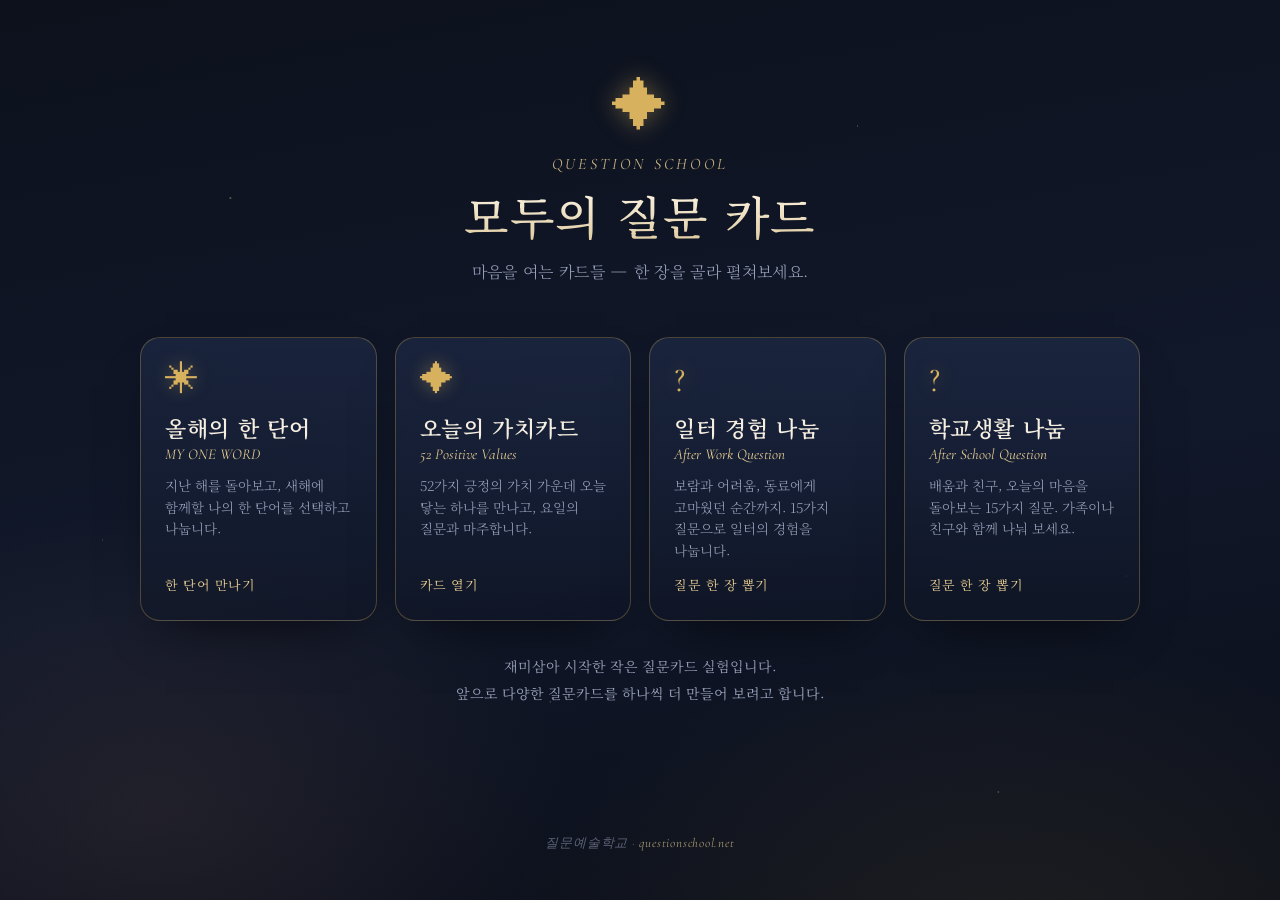
<file: index.html>
<!DOCTYPE html>
<html lang="ko">
<head>
<meta charset="UTF-8">
<meta name="viewport" content="width=device-width, initial-scale=1.0">
<title>모두의 질문 카드 · 질문예술학교</title>
<meta name="theme-color" content="#0c111c">
<meta name="description" content="마음을 여는 카드들. 질문예술학교가 건네는 카드 모음.">
<meta property="og:title" content="질문예술학교 카드">
<meta property="og:description" content="올해의 한 단어, 오늘의 가치카드와 일터·학교생활 경험 나눔 질문 카드.">
<meta property="og:image" content="https://card.questionschool.net/img/valuecard.png">
<meta property="og:url" content="https://card.questionschool.net/">
<meta property="og:type" content="website">
<meta name="twitter:card" content="summary_large_image">
<meta name="twitter:image" content="https://card.questionschool.net/img/valuecard.png">
<link rel="icon" href="data:image/svg+xml,<svg xmlns='http://www.w3.org/2000/svg' viewBox='0 0 100 100'><text y='.9em' font-size='88' fill='%23d8b15e'>%E2%9C%A6</text></svg>">
<link rel="preconnect" href="https://fonts.googleapis.com">
<link rel="preconnect" href="https://fonts.gstatic.com" crossorigin>
<link href="https://fonts.googleapis.com/css2?family=Noto+Serif+KR:wght@300;400;500;600;700&family=Cormorant+Garamond:ital,wght@0,400;0,500;0,600;1,400;1,500&display=swap" rel="stylesheet">
<style>
  :root{--gold:#d8b15e;--gold-soft:#e7cd93;--cream:#f6efe1;--paper-edge:#e4d6ba;--text-soft:#9aa3bd;}
  *{margin:0;padding:0;box-sizing:border-box;}
  html,body{min-height:100%;}
  body{font-family:"Noto Serif KR",serif;
    background:radial-gradient(900px 600px at 80% 110%, rgba(216,177,94,.10), transparent 60%),
      radial-gradient(700px 500px at 12% 90%, rgba(201,139,110,.10), transparent 60%),
      linear-gradient(170deg,#0c111c 0%,#11182a 55%,#0a0e18 100%);
    color:var(--cream);min-height:100vh;display:flex;flex-direction:column;align-items:center;
    padding:clamp(40px,8vw,80px) 20px 48px;position:relative;overflow-x:hidden;word-break:keep-all;overflow-wrap:break-word;}
  body::before{content:"";position:fixed;inset:0;pointer-events:none;z-index:0;
    background-image:radial-gradient(1.5px 1.5px at 18% 22%, rgba(231,205,147,.5), transparent),
      radial-gradient(1px 1px at 67% 14%, rgba(246,239,225,.4), transparent),
      radial-gradient(1.2px 1.2px at 43% 78%, rgba(231,205,147,.35), transparent),
      radial-gradient(1px 1px at 88% 64%, rgba(246,239,225,.3), transparent),
      radial-gradient(1px 1px at 8% 60%, rgba(231,205,147,.3), transparent),
      radial-gradient(1.3px 1.3px at 78% 88%, rgba(246,239,225,.35), transparent);
    animation:twinkle 9s ease-in-out infinite alternate;}
  @keyframes twinkle{from{opacity:.5}to{opacity:.95}}

  header{text-align:center;z-index:2;margin-bottom:clamp(36px,6vh,60px);animation:fadeDown 1.1s cubic-bezier(.2,.7,.2,1) both;}
  .glyph{font-family:"Cormorant Garamond",serif;font-size:56px;line-height:1;color:var(--gold);text-shadow:0 0 24px rgba(216,177,94,.45);animation:floaty 7.5s ease-in-out infinite;}
  @keyframes floaty{0%,100%{transform:translateY(7px)}50%{transform:translateY(-9px)}}
  .kicker{font-family:"Cormorant Garamond",serif;font-style:italic;letter-spacing:.2em;font-size:clamp(13px,1.8vw,16px);color:var(--gold-soft);text-transform:uppercase;opacity:.85;margin-top:18px;}
  h1{font-weight:500;font-size:clamp(30px,5.5vw,46px);letter-spacing:.04em;margin-top:8px;
    background:linear-gradient(180deg,#fff8ec,#dcc89a);-webkit-background-clip:text;background-clip:text;-webkit-text-fill-color:transparent;}
  .sub{margin-top:12px;font-size:clamp(14px,1.9vw,16px);color:var(--text-soft);font-weight:300;letter-spacing:.02em;}

  .cards{z-index:2;display:grid;grid-template-columns:repeat(auto-fit,minmax(220px,1fr));gap:18px;width:min(94vw,720px);
    animation:fadeUp 1.2s .15s cubic-bezier(.2,.7,.2,1) both;}
  .card{display:flex;flex-direction:column;text-decoration:none;border-radius:20px;padding:26px 24px;min-height:170px;
    background:linear-gradient(180deg, rgba(34,48,79,.55), rgba(15,22,38,.55));border:1px solid rgba(216,177,94,.3);
    box-shadow:0 24px 50px -26px rgba(0,0,0,.7);transition:transform .35s cubic-bezier(.16,.84,.34,1),box-shadow .35s,border-color .35s;position:relative;overflow:hidden;}
  .card:hover{transform:translateY(-6px);border-color:rgba(216,177,94,.6);box-shadow:0 32px 60px -24px rgba(216,177,94,.35);}
  .card .c-glyph{font-family:"Cormorant Garamond",serif;font-size:34px;line-height:1;color:var(--gold);text-shadow:0 0 18px rgba(216,177,94,.4);}
  .card .c-title{font-size:22px;font-weight:600;color:var(--cream);margin-top:14px;letter-spacing:.03em;}
  .card .c-eng{font-family:"Cormorant Garamond",serif;font-style:italic;color:var(--gold-soft);font-size:15px;margin-top:2px;}
  .card .c-desc{font-size:13.5px;color:var(--text-soft);line-height:1.6;margin-top:12px;font-weight:300;}
  .card .c-go{margin-top:auto;padding-top:14px;font-size:13px;color:var(--gold-soft);letter-spacing:.04em;}
  .card .c-go::after{content:" →";}

  .card.soon{border-style:dashed;border-color:rgba(154,163,189,.3);background:rgba(255,255,255,.02);cursor:default;}
  .card.soon:hover{transform:none;border-color:rgba(154,163,189,.3);box-shadow:0 24px 50px -26px rgba(0,0,0,.7);}
  .card.soon .c-glyph,.card.soon .c-title{color:var(--text-soft);text-shadow:none;}
  .card.soon .c-eng,.card.soon .c-go{color:var(--text-soft);opacity:.7;}
  .card.soon .c-go::after{content:"";}

  footer{z-index:2;margin-top:auto;padding-top:48px;font-family:"Cormorant Garamond",serif;font-style:italic;
    color:rgba(154,163,189,.55);font-size:13px;letter-spacing:.06em;text-align:center;}
  footer a{color:rgba(231,205,147,.7);text-decoration:none;}
  footer a:hover{color:var(--gold-soft);}

  @keyframes fadeDown{from{opacity:0;transform:translateY(-16px)}to{opacity:1;transform:translateY(0)}}
  @keyframes fadeUp{from{opacity:0;transform:translateY(18px)}to{opacity:1;transform:translateY(0)}}
  .cards{width:min(94vw,1000px)}.collection-note{position:relative;margin-top:32px;text-align:center;font-size:14px;line-height:1.9;color:var(--text-soft)}
  .card .c-go::after{content:none}a:focus-visible{outline:3px solid var(--gold);outline-offset:5px}@media(prefers-reduced-motion:reduce){*{animation:none!important;transition:none!important}}
</style>
</head>
<body>
  <header>
    <div class="glyph">✦</div>
    <div class="kicker">Question School</div>
    <h1>모두의 질문 카드</h1>
    <p class="sub">마음을 여는 카드들 — 한 장을 골라 펼쳐보세요.</p>
  </header>

  <main class="cards">
    <a class="card" href="oneword.html">
      <span class="c-glyph">✳</span>
      <span class="c-title">올해의 한 단어</span>
      <span class="c-eng">MY ONE WORD</span>
      <span class="c-desc">지난 해를 돌아보고, 새해에 함께할 나의 한 단어를 선택하고 나눕니다.</span>
      <span class="c-go">한 단어 만나기</span>
    </a>

    <a class="card" href="value.html">
      <span class="c-glyph">✦</span>
      <span class="c-title">오늘의 가치카드</span>
      <span class="c-eng">52 Positive Values</span>
      <span class="c-desc">52가지 긍정의 가치 가운데 오늘 닿는 하나를 만나고, 요일의 질문과 마주합니다.</span>
      <span class="c-go">카드 열기</span>
    </a>

    <a class="card" href="/work/">
      <span class="c-glyph">?</span>
      <span class="c-title">일터 경험 나눔</span>
      <span class="c-eng">After Work Question</span>
      <span class="c-desc">보람과 어려움, 동료에게 고마웠던 순간까지. 15가지 질문으로 일터의 경험을 나눕니다.</span>
      <span class="c-go">질문 한 장 뽑기</span>
    </a>
    <a class="card" href="/school/">
      <span class="c-glyph">?</span>
      <span class="c-title">학교생활 나눔</span>
      <span class="c-eng">After School Question</span>
      <span class="c-desc">배움과 친구, 오늘의 마음을 돌아보는 15가지 질문. 가족이나 친구와 함께 나눠 보세요.</span>
      <span class="c-go">질문 한 장 뽑기</span>
    </a>
  </main>
  <p class="collection-note">재미삼아 시작한 작은 질문카드 실험입니다.<br>앞으로 다양한 질문카드를 하나씩 더 만들어 보려고 합니다.</p>

  <footer>질문예술학교 · <a href="https://questionschool.net">questionschool.net</a></footer>
</body>
</html>
</file>
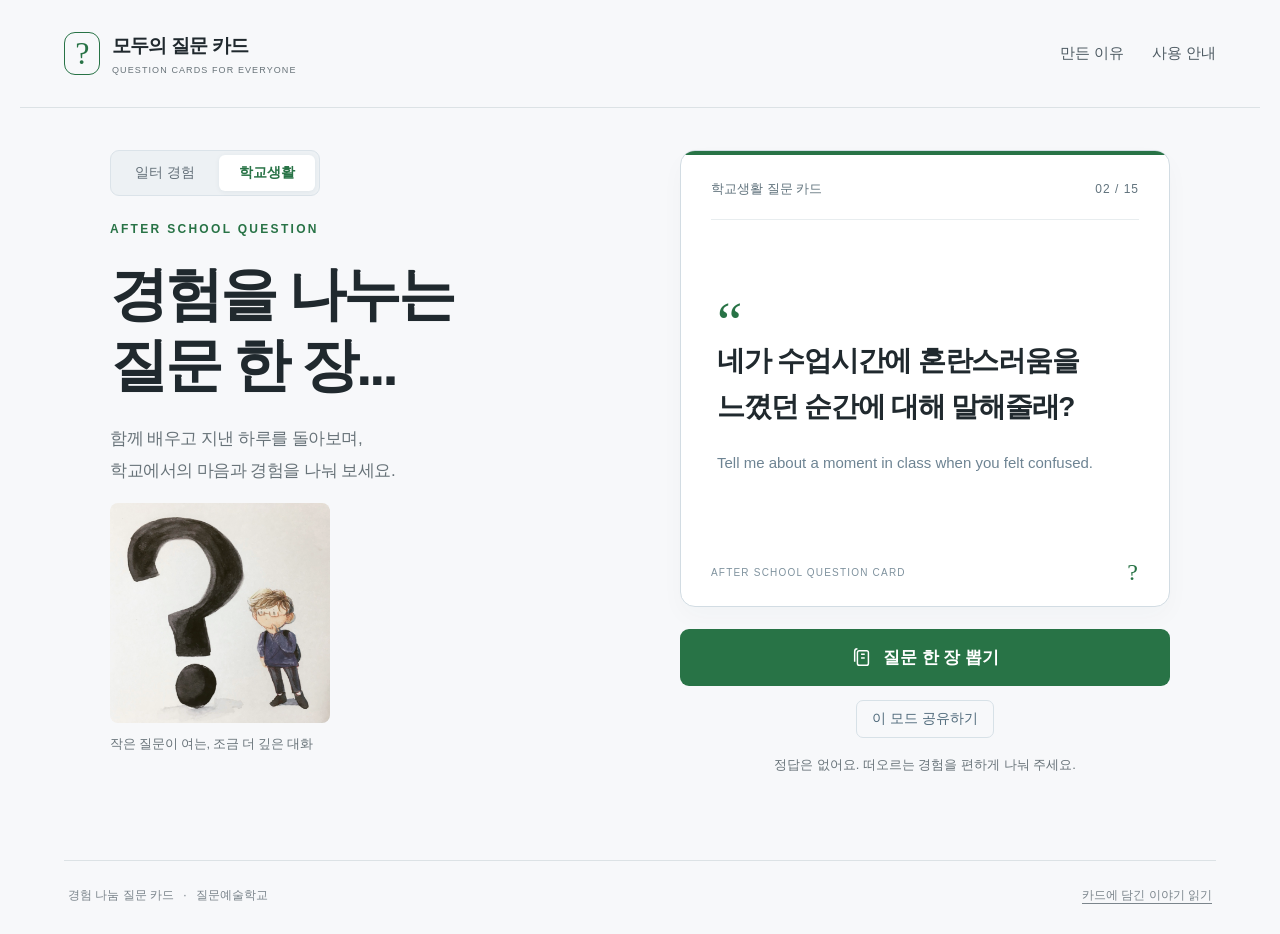
<file: school/index.html>
<!doctype html>
<html lang="ko" data-mode="school">
<head><meta charset="utf-8"><meta name="viewport" content="width=device-width,initial-scale=1"><meta name="theme-color" content="#f7f8fa"><title>학교생활 나눔 질문 카드 · 모두의 질문 카드</title><meta name="description" content="일터와 학교에서의 하루를 나누는 15개의 질문. 질문 한 장으로 따뜻한 대화를 시작해 보세요."><link rel="stylesheet" href="/experience/style.css"><script src="/experience/app.js" defer></script><link rel="canonical" href="https://card.questionschool.net/school/">
<meta property="og:type" content="website">
<meta property="og:locale" content="ko_KR">
<meta property="og:site_name" content="모두의 질문 카드">
<meta property="og:title" content="학교생활 나눔 질문 카드">
<meta property="og:description" content="경험을 나누는 질문 한 장... 학교에서의 하루를 나누는 15가지 질문.">
<meta property="og:url" content="https://card.questionschool.net/school/">
<meta property="og:image" content="https://card.questionschool.net/experience/assets/share-school.jpg">
<meta property="og:image:secure_url" content="https://card.questionschool.net/experience/assets/share-school.jpg">
<meta property="og:image:type" content="image/jpeg">
<meta property="og:image:width" content="1731">
<meta property="og:image:height" content="909">
<meta property="og:image:alt" content="학교생활 나눔 질문 카드 · 경험을 나누는 질문 한 장...">
<meta name="twitter:card" content="summary_large_image">
<meta name="twitter:title" content="학교생활 나눔 질문 카드">
<meta name="twitter:description" content="경험을 나누는 질문 한 장... 학교에서의 하루를 나누는 15가지 질문.">
<meta name="twitter:image" content="https://card.questionschool.net/experience/assets/share-school.jpg"></head>
<body>
<header><a class="brand" href="/" aria-label="모두의 질문 카드 모음"><span class="brand-icon">?</span><span>모두의 질문 카드<small>QUESTION CARDS FOR EVERYONE</small></span></a><nav aria-label="주 메뉴"><button data-dialog="why">만든 이유</button><button data-dialog="how">사용 안내</button></nav></header>
<main><section class="intro"><div class="version-switch" role="group" aria-label="질문 카드 버전"><button data-version="work" aria-pressed="false">일터 경험</button><button data-version="school" aria-pressed="true">학교생활</button></div><p class="eyebrow" id="version-label">AFTER SCHOOL QUESTION</p><h1 id="headline">경험을 나누는<br>질문 한 장...</h1><p class="lead" id="lead">함께 배우고 지낸 하루를 돌아보며,<br>학교에서의 마음과 경험을 나눠 보세요.</p><div class="art"><img src="/experience/assets/question-artist.jpg" alt="커다란 물음표 옆에서 생각에 잠긴 사람" width="3610" height="3610"></div><p class="art-caption">작은 질문이 여는, 조금 더 깊은 대화</p></section>
<section class="draw" aria-label="랜덤 질문 카드"><div class="card" id="card"><div class="card-top"><span id="card-label">학교생활 질문 카드</span><span id="number">01 / 15</span></div><div class="question-content" aria-live="polite" aria-atomic="true"><span class="quote" aria-hidden="true">“</span><h2 id="question"></h2><p id="english" lang="en"></p></div><div class="card-bottom"><span id="card-en-label">AFTER SCHOOL QUESTION CARD</span><span class="mini-q" aria-hidden="true">?</span></div></div><button class="draw-button" id="draw"><svg viewBox="0 0 24 24" fill="none" stroke="currentColor" stroke-width="1.6" aria-hidden="true"><rect x="7" y="4" width="12" height="16" rx="2"/><path d="M4 16V5a3 3 0 0 1 3-3M11 8h4M11 12h4"/></svg><span>질문 한 장 뽑기</span></button><button class="share-button" id="share">이 모드 공유하기</button><p class="draw-note">정답은 없어요. 떠오르는 경험을 편하게 나눠 주세요.</p><p class="status" id="status" role="status"></p></section></main>
<footer><span>경험 나눔 질문 카드 <span class="footer-dot">·</span> 질문예술학교</span><a href="https://brunch.co.kr/@qnote/210" target="_blank" rel="noopener noreferrer">카드에 담긴 이야기 읽기</a></footer>
<dialog id="why" aria-labelledby="why-title"><div class="dialog-head"><span class="eyebrow">BEHIND THE CARDS</span><button class="close" aria-label="안내 닫기">×</button></div><h2 id="why-title">“오늘 하루 어땠어?”<br>그다음 이야기가 궁금해서.</h2><p>늘 묻는 안부에서 한 걸음 더 들어가, 학교와 일터에서 겪은 구체적인 순간과 마음을 나누기 위해 만들었습니다.</p><p>Elena Aguilar의 학교생활에 관한 15가지 질문을 신은희 님이 번역하고, 질문술사 박영준이 카드로 만들었습니다. 일터 버전은 서정현 님의 도움으로 바꾸고 질문술사가 다듬었습니다.</p><p>보람과 어려움, 고마움과 바람까지. 학교에서도 일터에서도, 따뜻하게 물어봐 주는 사람이 곁에 있기를 바랍니다.</p><a class="article-link" href="https://brunch.co.kr/@qnote/210" target="_blank" rel="noopener noreferrer">질문술사의 제작 배경 글 읽기</a></dialog>
<dialog id="how" aria-labelledby="how-title"><div class="dialog-head"><span class="eyebrow">A LITTLE GUIDE</span><button class="close" aria-label="안내 닫기">×</button></div><h2 id="how-title">한 장을 뽑고,<br>한 사람의 이야기를 들어요.</h2><ol><li><strong>질문은 한두 개면 충분해요.</strong><p>일터 경험 또는 학교생활을 선택하고 한 장을 뽑아 보세요. 혼자 하루를 돌아보거나 동료, 친구, 가족과 이야기를 나눠 보세요.</p></li><li><strong>답할 여유와 선택을 주세요.</strong><p>집중해서 들을 수 있을 때 시작하세요. 답하기 어려운 질문은 넘겨도 괜찮습니다.</p></li><li><strong>말을 끊지 않고 들어 주세요.</strong><p>조언을 서두르기보다 “그때 어떤 마음이었어요?”라고 묻고, 나눠 준 이야기에 고마움을 전해 보세요.</p></li></ol><div class="guide-note">질문보다 먼저 필요한 건 서로에 대한 신뢰예요. 답을 요구하거나 평가하는 도구로 쓰지 말아 주세요.</div></dialog>
<dialog id="share-dialog" aria-labelledby="share-title"><div class="dialog-head"><h2 id="share-title">이 모드의 공유 링크</h2><button class="close" aria-label="안내 닫기">×</button></div><p>아래 링크를 선택해 복사하면, 현재 모드의 질문 카드와 썸네일을 공유할 수 있어요.</p><input id="share-url" aria-label="공유 링크" readonly><button class="draw-button" id="copy-link">링크 복사</button><p id="share-status" role="status"></p><a class="poster-link" href="/experience/assets/school-qr.jpg" download="school-question-cards-qr.jpg">QR 공유 이미지 내려받기</a></dialog>
</body></html>
</file>
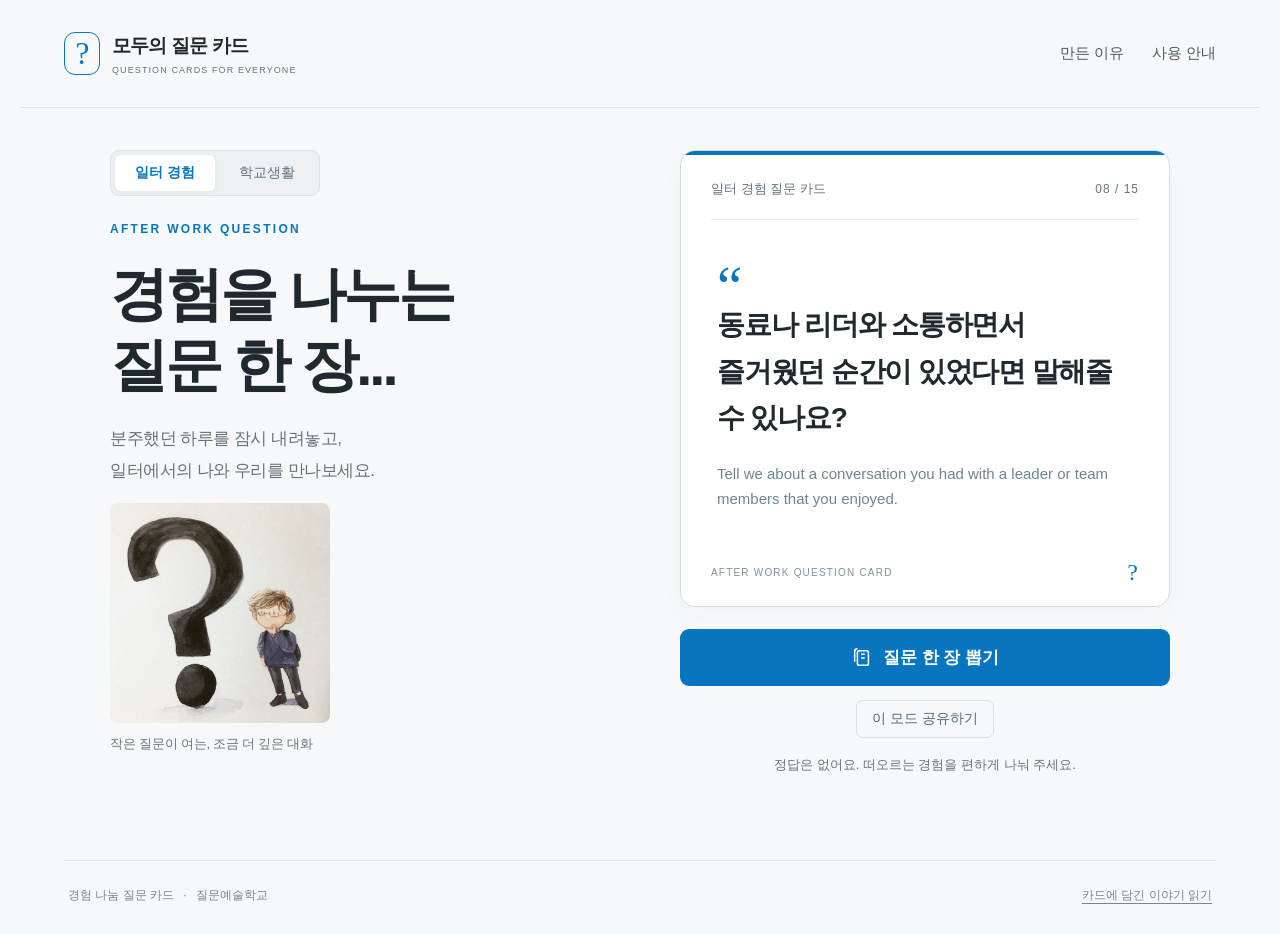
<file: work/index.html>
<!doctype html>
<html lang="ko" data-mode="work">
<head><meta charset="utf-8"><meta name="viewport" content="width=device-width,initial-scale=1"><meta name="theme-color" content="#f7f8fa"><title>일터 경험 나눔 질문 카드 · 모두의 질문 카드</title><meta name="description" content="일터와 학교에서의 하루를 나누는 15개의 질문. 질문 한 장으로 따뜻한 대화를 시작해 보세요."><link rel="stylesheet" href="/experience/style.css"><script src="/experience/app.js" defer></script><link rel="canonical" href="https://card.questionschool.net/work/">
<meta property="og:type" content="website">
<meta property="og:locale" content="ko_KR">
<meta property="og:site_name" content="모두의 질문 카드">
<meta property="og:title" content="일터 경험 나눔 질문 카드">
<meta property="og:description" content="경험을 나누는 질문 한 장... 일터에서의 하루를 나누는 15가지 질문.">
<meta property="og:url" content="https://card.questionschool.net/work/">
<meta property="og:image" content="https://card.questionschool.net/experience/assets/share-work.jpg">
<meta property="og:image:secure_url" content="https://card.questionschool.net/experience/assets/share-work.jpg">
<meta property="og:image:type" content="image/jpeg">
<meta property="og:image:width" content="1731">
<meta property="og:image:height" content="908">
<meta property="og:image:alt" content="일터 경험 나눔 질문 카드 · 경험을 나누는 질문 한 장...">
<meta name="twitter:card" content="summary_large_image">
<meta name="twitter:title" content="일터 경험 나눔 질문 카드">
<meta name="twitter:description" content="경험을 나누는 질문 한 장... 일터에서의 하루를 나누는 15가지 질문.">
<meta name="twitter:image" content="https://card.questionschool.net/experience/assets/share-work.jpg"></head>
<body>
<header><a class="brand" href="/" aria-label="모두의 질문 카드 모음"><span class="brand-icon">?</span><span>모두의 질문 카드<small>QUESTION CARDS FOR EVERYONE</small></span></a><nav aria-label="주 메뉴"><button data-dialog="why">만든 이유</button><button data-dialog="how">사용 안내</button></nav></header>
<main><section class="intro"><div class="version-switch" role="group" aria-label="질문 카드 버전"><button data-version="work" aria-pressed="true">일터 경험</button><button data-version="school" aria-pressed="false">학교생활</button></div><p class="eyebrow" id="version-label">AFTER WORK QUESTION</p><h1 id="headline">경험을 나누는<br>질문 한 장...</h1><p class="lead" id="lead">분주했던 하루를 잠시 내려놓고,<br>일터에서의 나와 우리를 만나보세요.</p><div class="art"><img src="/experience/assets/question-artist.jpg" alt="커다란 물음표 옆에서 생각에 잠긴 사람" width="3610" height="3610"></div><p class="art-caption">작은 질문이 여는, 조금 더 깊은 대화</p></section>
<section class="draw" aria-label="랜덤 질문 카드"><div class="card" id="card"><div class="card-top"><span id="card-label">일터 경험 질문 카드</span><span id="number">01 / 15</span></div><div class="question-content" aria-live="polite" aria-atomic="true"><span class="quote" aria-hidden="true">“</span><h2 id="question"></h2><p id="english" lang="en"></p></div><div class="card-bottom"><span id="card-en-label">AFTER WORK QUESTION CARD</span><span class="mini-q" aria-hidden="true">?</span></div></div><button class="draw-button" id="draw"><svg viewBox="0 0 24 24" fill="none" stroke="currentColor" stroke-width="1.6" aria-hidden="true"><rect x="7" y="4" width="12" height="16" rx="2"/><path d="M4 16V5a3 3 0 0 1 3-3M11 8h4M11 12h4"/></svg><span>질문 한 장 뽑기</span></button><button class="share-button" id="share">이 모드 공유하기</button><p class="draw-note">정답은 없어요. 떠오르는 경험을 편하게 나눠 주세요.</p><p class="status" id="status" role="status"></p></section></main>
<footer><span>경험 나눔 질문 카드 <span class="footer-dot">·</span> 질문예술학교</span><a href="https://brunch.co.kr/@qnote/210" target="_blank" rel="noopener noreferrer">카드에 담긴 이야기 읽기</a></footer>
<dialog id="why" aria-labelledby="why-title"><div class="dialog-head"><span class="eyebrow">BEHIND THE CARDS</span><button class="close" aria-label="안내 닫기">×</button></div><h2 id="why-title">“오늘 하루 어땠어?”<br>그다음 이야기가 궁금해서.</h2><p>늘 묻는 안부에서 한 걸음 더 들어가, 학교와 일터에서 겪은 구체적인 순간과 마음을 나누기 위해 만들었습니다.</p><p>Elena Aguilar의 학교생활에 관한 15가지 질문을 신은희 님이 번역하고, 질문술사 박영준이 카드로 만들었습니다. 일터 버전은 서정현 님의 도움으로 바꾸고 질문술사가 다듬었습니다.</p><p>보람과 어려움, 고마움과 바람까지. 학교에서도 일터에서도, 따뜻하게 물어봐 주는 사람이 곁에 있기를 바랍니다.</p><a class="article-link" href="https://brunch.co.kr/@qnote/210" target="_blank" rel="noopener noreferrer">질문술사의 제작 배경 글 읽기</a></dialog>
<dialog id="how" aria-labelledby="how-title"><div class="dialog-head"><span class="eyebrow">A LITTLE GUIDE</span><button class="close" aria-label="안내 닫기">×</button></div><h2 id="how-title">한 장을 뽑고,<br>한 사람의 이야기를 들어요.</h2><ol><li><strong>질문은 한두 개면 충분해요.</strong><p>일터 경험 또는 학교생활을 선택하고 한 장을 뽑아 보세요. 혼자 하루를 돌아보거나 동료, 친구, 가족과 이야기를 나눠 보세요.</p></li><li><strong>답할 여유와 선택을 주세요.</strong><p>집중해서 들을 수 있을 때 시작하세요. 답하기 어려운 질문은 넘겨도 괜찮습니다.</p></li><li><strong>말을 끊지 않고 들어 주세요.</strong><p>조언을 서두르기보다 “그때 어떤 마음이었어요?”라고 묻고, 나눠 준 이야기에 고마움을 전해 보세요.</p></li></ol><div class="guide-note">질문보다 먼저 필요한 건 서로에 대한 신뢰예요. 답을 요구하거나 평가하는 도구로 쓰지 말아 주세요.</div></dialog>
<dialog id="share-dialog" aria-labelledby="share-title"><div class="dialog-head"><h2 id="share-title">이 모드의 공유 링크</h2><button class="close" aria-label="안내 닫기">×</button></div><p>아래 링크를 선택해 복사하면, 현재 모드의 질문 카드와 썸네일을 공유할 수 있어요.</p><input id="share-url" aria-label="공유 링크" readonly><button class="draw-button" id="copy-link">링크 복사</button><p id="share-status" role="status"></p><a class="poster-link" href="/experience/assets/work-qr.jpg" download="work-question-cards-qr.jpg">QR 공유 이미지 내려받기</a></dialog>
</body></html>
</file>
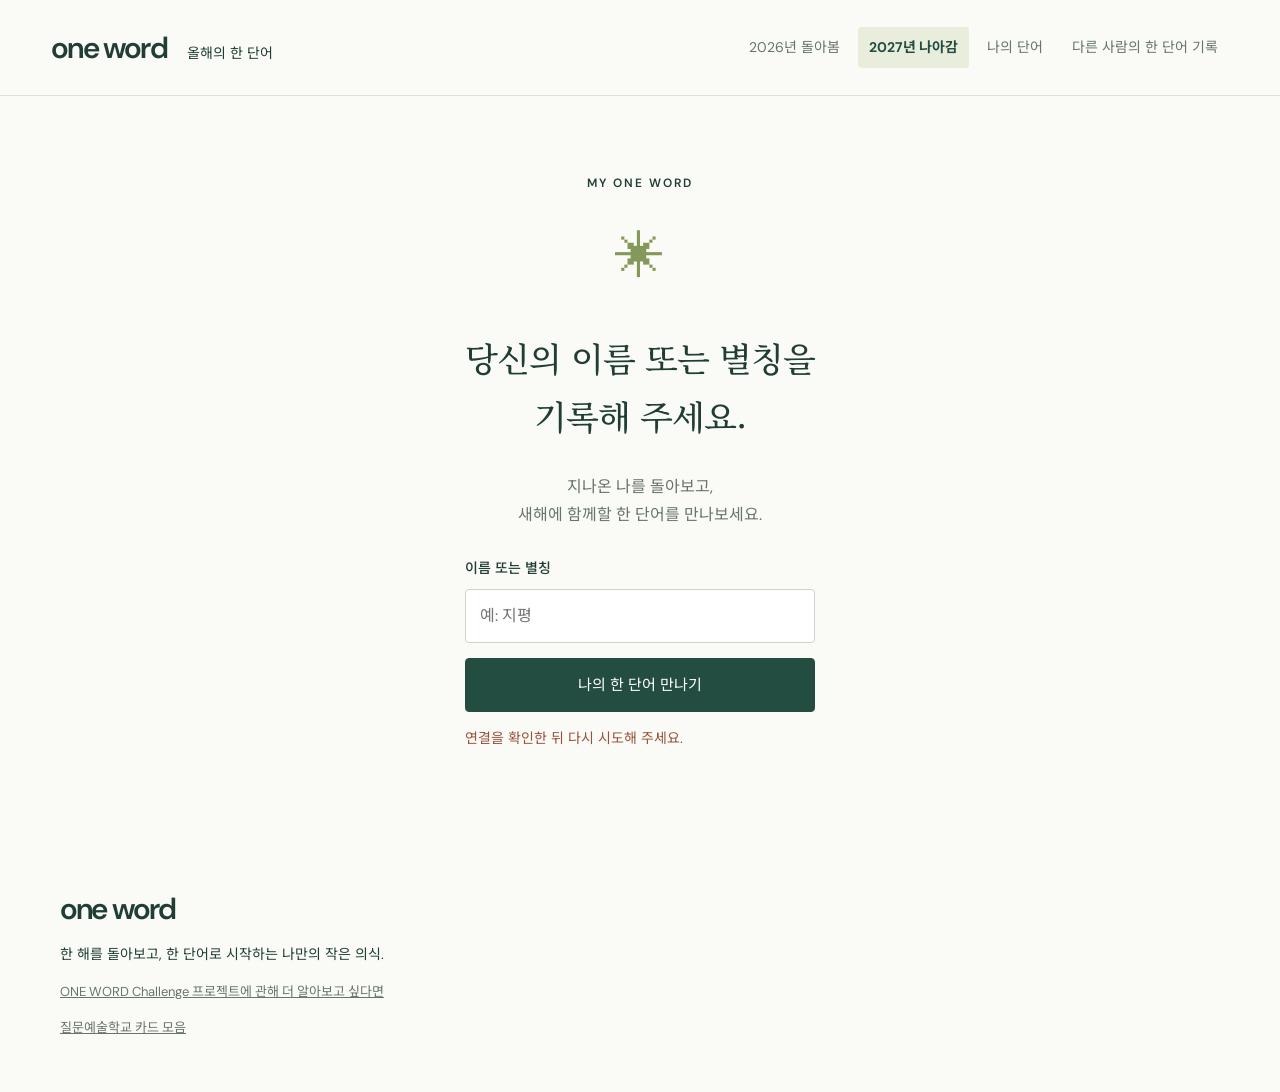
<file: oneword.html>
<!doctype html><html lang="ko"><head><meta charset="utf-8"><meta name="viewport" content="width=device-width, initial-scale=1"><meta name="theme-color" content="#244d41"><title>올해의 한 단어 · ONE WORD</title><meta name="description" content="2026년을 돌아보고, 2027년을 향해 나아가며. 나를 담는 한 단어를 만나보세요."><link rel="canonical" href="https://card.questionschool.net/oneword.html">
<meta property="og:type" content="website">
<meta property="og:locale" content="ko_KR">
<meta property="og:site_name" content="MY ONE WORD">
<meta property="og:title" content="올해의 한 단어 · MY ONE WORD">
<meta property="og:description" content="돌아보고, 선택하고, 살아가기. 새해, 당신과 함께 살아갈 한 단어는 무엇입니까?">
<meta property="og:url" content="https://card.questionschool.net/oneword.html">
<meta property="og:image" content="https://card.questionschool.net/oneword/share.png">
<meta property="og:image:secure_url" content="https://card.questionschool.net/oneword/share.png">
<meta property="og:image:type" content="image/png">
<meta property="og:image:width" content="1734">
<meta property="og:image:height" content="907">
<meta property="og:image:alt" content="올해의 한 단어. 돌아보고, 선택하고, 살아가기. 2026 성장과 2027 용기 카드.">
<meta name="twitter:card" content="summary_large_image">
<meta name="twitter:title" content="올해의 한 단어 · MY ONE WORD">
<meta name="twitter:description" content="돌아보고, 선택하고, 살아가기. 새해, 당신과 함께 살아갈 한 단어는 무엇입니까?">
<meta name="twitter:image" content="https://card.questionschool.net/oneword/share.png">
<link rel="stylesheet" href="oneword/style.css"></head><body>
<header><a href="#" class="brand" id="homeLink">one word<span>올해의 한 단어</span></a><nav aria-label="상단 메뉴"><button data-navyear="2026">2026년 돌아봄</button><button data-navyear="2027" class="active" aria-pressed="true">2027년 나아감</button><button id="myWordsLink">나의 단어</button><button id="communityLink">다른 사람의 한 단어 기록</button></nav><button id="profileButton" class="profile-badge" hidden></button></header>
<section id="entrance" class="entrance"><p class="eyebrow">MY ONE WORD</p><div class="entrance-star">✳</div><h1>당신의 이름 또는 별칭을<br>기록해 주세요.</h1><p>지나온 나를 돌아보고,<br>새해에 함께할 한 단어를 만나보세요.</p><form id="enterForm"><label for="nickname">이름 또는 별칭</label><input id="nickname" maxlength="24" required placeholder="예: 지평" autocomplete="nickname"><button class="primary" type="submit" id="enterButton">나의 한 단어 만나기</button><p id="entranceError" class="form-status" role="status">기록을 불러오는 중입니다.</p></form></section>
<main id="selectionPage" hidden><section class="hero"><div class="intro"><p class="eyebrow">A WORD TO REMEMBER + A WORD TO BE</p><h1>지나온 나를 담고,<br>다가올 나를 여는<br><em>한 단어.</em></h1><p class="lead">2026년의 기억<br>2026년의 방향</p><a class="start" href="#choose">나의 한 단어 만나기</a><p class="small">정답은 없어요. 지금 마음이 머무는 단어면 충분해요.</p></div><div class="hero-art" aria-hidden="true"><div class="orbit"></div><div class="paper past"><span>2026 · 돌아봄</span><strong>성장</strong><i>지나온 시간에서 발견한 나</i></div><div class="paper future"><span>2027 · 나아감</span><strong>용기</strong><i>아직 펼쳐지지 않은 나의 이야기</i><div class="spark">✳</div></div><p class="art-caption">ONE YEAR. ONE WORD. YOUR OWN WAY.</p></div></section>
<section id="choose" class="workspace"><div class="section-top"><div><p class="eyebrow">나를 위한 작은 멈춤</p><h2>당신의 한 단어는 무엇입니까?</h2></div><p class="step-caption">돌아보고, 선택하고, 살아가기</p></div><div class="years" role="group" aria-label="단어를 선택할 연도"><button data-year="2026"><span>REMEMBER</span><strong>2026년을 돌아보며</strong><small>올해의 나를 가장 잘 담은 단어</small></button><button class="active" data-year="2027" aria-pressed="true"><span>BECOMING</span><strong>2027년을 향해 나아가며</strong><small>새해에 더 가까워지고 싶은 단어</small></button></div><div class="prompt"><span>잠깐, 내 마음 들여다보기</span><p id="reflectionPrompt"></p><textarea id="reflection" maxlength="2000" placeholder="떠오르는 생각을 적어보세요. 적지 않아도 괜찮아요." aria-label="한 해에 대한 생각"></textarea></div>
<div class="mode-tabs" role="group" aria-label="선택 방법"><button data-mode="random" class="active">우연히 만나기</button><button data-mode="all">예시 단어 중에서 선택하기</button><button data-mode="custom">내 단어 직접 쓰기</button></div>
<div id="random" class="mode-panel"><div class="random-copy"><p class="eyebrow">A LITTLE SERENDIPITY</p><h3>뜻밖의 단어가<br>나에게 말을 걸 때.</h3><p>카드 한 장을 뽑아 마음을 살펴보세요.<br>마음에 닿으면, 나의 단어로 간직해요.</p><button id="draw" class="primary">한 단어 뽑아보기</button><p class="small">무작위로 만나는 생각의 씨앗이에요.</p></div><div class="draw-card" id="drawCard" aria-live="polite"><span class="eyebrow">MY ONE WORD</span><div class="card-flower">✳</div><h3>어떤 단어가<br>기다리고 있을까요?</h3><p>마음이 머무는 단어를 만나보세요.</p></div></div>
<div id="all" class="mode-panel" hidden><div class="catalog-head"><div><h3>마음이 머무는 단어를 찾아요</h3></div></div><div class="catalog-sort" role="group" aria-label="단어 정렬"><button type="button" data-order="alpha" aria-pressed="false">가나다순으로 보기</button><button type="button" data-order="random" class="active" aria-pressed="true">랜덤으로 보기</button><button type="button" id="reshuffle">다시 섞기</button></div><input id="search" type="search" placeholder="단어, 다른 언어 표현, 풀이로 검색" aria-label="단어 검색"><div id="initials" class="initials"></div><p id="searchCount" class="small" aria-live="polite"></p><div id="wordGrid" class="word-grid"></div></div>
<div id="custom" class="mode-panel" hidden><div class="custom-intro"><p class="eyebrow">IN YOUR OWN WORDS</p><h3>목록에 없어도 괜찮아요.<br>당신의 언어로 적어주세요.</h3><p>단어도, 그 안에 담는 의미도 당신의 것이니까요.</p></div><form id="customForm"><label>나의 한 단어 <span>필수</span><input id="customKo" maxlength="30" required placeholder="예: 다시, 한 걸음, 단단함"></label><label>다른 언어 표현 <span>선택</span><input id="customEn" maxlength="80" placeholder="어느 나라의 말이든 함께 적을 수 있어요"></label><label>나만의 뜻 풀이 <span>선택</span><textarea id="customMeaning" maxlength="500" placeholder="내게 이 단어는 어떤 의미인가요?"></textarea></label><button class="primary" type="submit">이 단어 선택하기</button></form></div></section>
<section id="mywords" class="mywords"><p class="eyebrow">MY ONE WORD</p><h2>한 해, 한 단어.</h2><p class="section-description">지나온 나를 다정하게 기억하고, 다가올 나를 가볍게 초대해요.</p><p id="migrationNotice" class="migration" hidden>이 브라우저에 이전에 고른 단어가 있어요. <button id="importLegacy" class="secondary">이전 기록 가져오기</button></p><div id="savedWords" class="saved-grid"></div><div class="save-tools"><p id="storageNotice" class="small">같은 브라우저로 다시 방문하면 내 기록을 이어갈 수 있어요.</p></div></section>
<section class="closing"><span>✳</span><h2>거창한 다짐 대신,<br>매일 떠올릴 수 있는 한 단어.</h2><p>새해, 당신과 함께 살아갈 한 단어는 무엇입니까?</p></section></main>
<main id="communityPage" class="community-page" hidden><p class="eyebrow">OUR ONE WORD</p><h1>다른 사람의 한 단어 기록</h1><p class="section-description">서로 다른 이름, 서로 다른 한 단어.<br>각자의 한 해가 향하는 곳을 만나보세요.</p><div class="community-filters" role="group" aria-label="기록 연도"><button data-communityyear="" class="active">모든 해</button><button data-communityyear="2026">2026년 돌아봄</button><button data-communityyear="2027">2027년 나아감</button></div><form id="communitySearchForm" class="community-search"><input id="communitySearch" type="search" maxlength="80" placeholder="이름 또는 단어로 찾기" aria-label="다른 사람 기록 검색"><button class="secondary">찾기</button></form><p id="communityStatus" role="status"></p><div id="communityRecords" class="community-stream"></div><button id="moreRecords" class="secondary" hidden>더 보기</button></main>
<footer><a class="brand" href="#">one word</a><p>한 해를 돌아보고, 한 단어로 시작하는 나만의 작은 의식.</p><p class="small"><a href="https://onewordchallenge.com/" target="_blank" rel="noopener">ONE WORD Challenge 프로젝트에 관해 더 알아보고 싶다면</a></p><p class="small"><a href="/">질문예술학교 카드 모음</a></p></footer>
<dialog id="selection"><button class="close" aria-label="닫기">×</button><p class="eyebrow" id="dialogYear"></p><h2 id="dialogWord"></h2><p id="dialogEn" class="english"></p><form id="saveForm"><label for="dialogMeaning">나만의 뜻풀이 <span>선택</span></label><textarea id="dialogMeaning" maxlength="500" placeholder="이 단어를 나만의 말로 풀어보세요."></textarea><label id="reasonLabel" for="reason">이 단어를 고른 이유 <span>선택</span></label><textarea id="reason" maxlength="2000" placeholder="내 이야기와 연결해보세요."></textarea><label id="actionLabel" for="action">이 단어와 함께할 작은 실천 <span>선택</span></label><input id="action" maxlength="300" placeholder="일상에서 해볼 수 있는 작은 행동 하나"><label class="share-option"><input type="checkbox" id="shareRecord" checked> 다른 사람과 이 단어 나누기</label><p class="small">선택하면 이름·단어·선택 이유·경험과 실천이 기록 목록에 표시됩니다. ‘마음 들여다보기’는 나만 볼 수 있어요.</p><p id="saveError" class="form-status" role="status"></p><button type="submit" id="saveButton" class="primary">나의 단어로 간직하기</button></form></dialog>
<dialog id="recordDetail" aria-labelledby="detailSentence"><button class="close" aria-label="기록 상세 닫기">×</button><p id="detailYear" class="eyebrow"></p><h2 id="detailSentence"></h2><div id="detailContent"></div><button id="detailSupport" type="button" class="heart-button" hidden></button><button id="detailEdit" class="secondary" hidden>내 기록 수정하기</button></dialog>
<dialog id="profileDialog"><button class="close" aria-label="이름 수정 창 닫기">×</button><p class="eyebrow">MY NAME</p><h2>이름 또는 별칭</h2><form id="profileForm"><label for="profileNickname">어떤 이름으로 기록할까요?</label><input id="profileNickname" maxlength="24" required autocomplete="nickname"><p class="small">이름을 바꾸면 기존 기록에도 함께 반영됩니다.</p><p id="profileError" class="form-status" role="status"></p><button class="primary">이름 저장하기</button></form></dialog>
<dialog id="deleteDialog"><p class="eyebrow">MY ONE WORD</p><h2 id="deleteTitle">이 기록을 지울까요?</h2><p>단어와 함께 적은 기록이 삭제됩니다. 삭제한 기록은 복구할 수 없어요.</p><p id="deleteError" class="form-status" role="status"></p><div class="dialog-actions"><button id="cancelDelete" class="secondary">취소</button><button id="confirmDelete" class="danger">기록 삭제하기</button></div></dialog><div id="toast" role="status"></div><script src="oneword/words.js"></script><script src="oneword/app.js"></script></body></html>
</file>
<file: experience/style.css>
:root{color-scheme:light;--ink:#20292e;--muted:#687379;--blue:#0876be;--line:#dce2e5;--page:#f7f8fa}*{box-sizing:border-box}body{margin:0;background:var(--page);color:var(--ink);font-family:"Apple SD Gothic Neo","Noto Sans KR","Malgun Gothic",sans-serif;-webkit-font-smoothing:antialiased}button,a{-webkit-tap-highlight-color:transparent}button{font:inherit;cursor:pointer}a{color:inherit}button:focus-visible,a:focus-visible{outline:3px solid #0876be;outline-offset:5px}header{max-width:1240px;margin:auto;height:108px;padding:0 44px;display:flex;align-items:center;justify-content:space-between;border-bottom:1px solid var(--line)}.brand{display:flex;gap:12px;align-items:center;text-decoration:none;font-size:19px;font-weight:750;letter-spacing:-.8px}.brand small{display:block;font-size:9px;letter-spacing:1.1px;font-weight:500;margin-top:6px;color:var(--muted)}.brand-icon{font-size:32px;color:var(--blue);border:1.5px solid var(--blue);width:36px;height:43px;border-radius:11px;display:grid;place-content:center;font-family:Georgia,serif;font-weight:400}nav{display:flex;gap:28px}nav button{border:0;background:none;color:#4e5b63;font-size:15px;padding:10px 0}nav button:hover{color:var(--blue)}main{max-width:1140px;margin:62px auto 60px;display:grid;grid-template-columns:1fr 1fr;gap:95px;padding:0 40px;align-items:start}.eyebrow{font-size:12px;color:var(--blue);letter-spacing:2.3px;font-weight:700;margin:0 0 22px}h1{font-size:58px;font-weight:700;line-height:1.23;letter-spacing:-3px;margin:0 0 22px}.lead{font-size:17px;line-height:1.9;letter-spacing:-.5px;color:var(--muted);margin:0}.art{width:254px;height:254px;margin:26px auto 0 0}.art img{width:100%;height:100%;object-fit:contain;mix-blend-mode:multiply}.art-caption{font-size:13px;color:var(--muted);letter-spacing:-.2px;margin:12px 0 0}.draw{padding-top:3px}.card{background:white;min-height:457px;border:1px solid #d2dce3;border-radius:15px;box-shadow:0 10px 24px #22374507;display:flex;flex-direction:column;position:relative;overflow:hidden}.card:before{content:"";position:absolute;top:0;height:4px;left:0;right:0;background:var(--blue)}.card-top,.card-bottom{display:flex;align-items:center;justify-content:space-between}.card-top{margin:29px 30px 0;padding-bottom:21px;border-bottom:1px solid #e8edef;font-size:13px;color:#61737d}.card-top #number{font-size:12px;letter-spacing:1px;font-variant-numeric:tabular-nums}.question-content{padding:30px 36px 20px;flex:1;display:flex;flex-direction:column;justify-content:center}.quote{font-family:Georgia,serif;color:var(--blue);font-size:57px;height:36px;line-height:1}h2{font-size:28px;line-height:1.65;letter-spacing:-1.2px;font-weight:650;margin:9px 0 21px;word-break:keep-all}.question-content p{font-family:Arial,sans-serif;font-size:15px;line-height:1.65;color:#6e8493;margin:0;word-break:normal}.card-bottom{padding:20px 30px;color:#7f929e;font-size:10px;letter-spacing:1.2px}.mini-q{color:var(--blue);font-family:Georgia,serif;font-size:24px}.draw-button{margin-top:22px;background:var(--blue);color:#fff;display:flex;align-items:center;justify-content:center;gap:10px;width:100%;border:0;border-radius:9px;padding:17px;font-size:17px;font-weight:600;transition:background .2s,transform .2s}.draw-button:hover{background:#06639f;transform:translateY(-1px)}.draw-button svg{width:22px;height:22px}.draw-note{text-align:center;font-size:13px;line-height:1.6;color:var(--muted);margin:17px 0 0;word-break:keep-all}.status{text-align:center;min-height:18px;font-size:12px;color:var(--blue);margin:6px 0 0}.card.reveal{animation:reveal .35s ease-out}@keyframes reveal{from{transform:translateY(5px);opacity:.45}to{transform:translateY(0);opacity:1}}footer{max-width:1152px;margin:auto;border-top:1px solid var(--line);padding:26px 4px 30px;display:flex;justify-content:space-between;font-size:12px;color:#7b858c}footer a{text-underline-offset:4px}.footer-dot{margin:0 6px}dialog{width:min(570px,calc(100% - 36px));border:1px solid #e2e7eb;border-radius:18px;color:var(--ink);padding:32px 38px 38px;max-height:85dvh;box-shadow:0 24px 90px #142e4033}dialog::backdrop{background:#152e4166;backdrop-filter:blur(5px)}.dialog-head{display:flex;align-items:center;justify-content:space-between}.dialog-head .eyebrow{margin:0;font-size:11px}.close{border:0;background:#f1f4f6;color:#4a5962;border-radius:50%;width:34px;height:34px;font-size:25px;line-height:1}.dialog-head+h2{font-size:29px;line-height:1.5;margin:25px 0}dialog p{font-size:16px;color:#58666e;line-height:1.9;word-break:keep-all}.article-link{display:inline-block;font-size:14px;color:var(--blue);text-underline-offset:5px;margin-top:12px}ol{padding-left:21px}li{padding-left:4px;margin-bottom:20px}li strong{font-size:16px}li p{margin:5px 0 0;font-size:15px}.guide-note{font-size:14px;line-height:1.8;background:#eef5fa;padding:18px;border-radius:8px;color:#3f627a;word-break:keep-all}@media(min-width:1500px){main{margin-top:90px;margin-bottom:85px}}@media(max-width:850px){header{height:90px;padding:0 28px}main{gap:36px;padding:0 28px;margin-top:45px}h1{font-size:46px}.card{min-height:465px}.question-content{padding:24px}h2{font-size:25px}.card-top{margin:26px 22px 0}.card-bottom{padding:20px 22px}.art{width:235px;height:235px}footer{margin:0 28px}}@media(max-width:630px){header{height:82px;padding:0 22px}.brand{font-size:16px;gap:8px}.brand small{font-size:7px;letter-spacing:.6px}.brand-icon{width:29px;height:36px;font-size:27px}nav{gap:16px}nav button{font-size:13px}main{display:block;margin:32px auto 28px;padding:0 24px;max-width:470px}.intro{position:relative;padding-right:96px;margin-bottom:28px}.eyebrow{font-size:10px;letter-spacing:1.5px;margin-bottom:12px}h1{font-size:37px;letter-spacing:-2px;margin-bottom:12px}.lead{font-size:14px;line-height:1.7}.art{position:absolute;right:-6px;bottom:0;width:115px;height:115px;margin:0}.art-caption{display:none}.card{min-height:405px}.card-top{padding-bottom:17px;font-size:12px}.question-content{padding:24px 27px 16px}h2{font-size:25px;line-height:1.6;margin:8px 0 18px}.question-content p{font-size:14px}.draw-button{margin-top:18px;padding:16px}.draw-note{font-size:12px}.card-bottom{font-size:9px}footer{margin:0 24px;padding:20px 0;gap:12px;flex-wrap:wrap;font-size:11px}dialog{padding:25px}dialog h2{font-size:26px}dialog p{font-size:15px}}@media(prefers-reduced-motion:reduce){*{animation:none!important;transition:none!important}}

.version-switch{display:inline-flex;gap:4px;border:1px solid #dbe3e9;background:#edf1f4;padding:4px;border-radius:9px;margin:0 0 26px}.version-switch button{background:none;border:0;border-radius:6px;padding:9px 20px;color:#65717a;font-size:14px}.version-switch button[aria-pressed=true]{background:white;color:var(--blue);box-shadow:0 1px 5px #233c5010;font-weight:650}.question-content.long h2{font-size:24px;line-height:1.55}.question-content.long p{font-size:14px}.draw{padding-top:0}main{margin-top:42px;gap:80px}.art{width:220px;height:220px;margin-top:16px}.art img{border-radius:8px}@media(max-width:630px){.version-switch{margin-bottom:22px}.version-switch button{padding:8px 16px}.art{width:115px;height:115px;margin:0}.question-content.long h2{font-size:22px}.question-content.long p{font-size:13px}main{margin-top:25px}.intro{padding-right:90px}.version-switch{white-space:nowrap}}

.share-button{display:block;margin:14px auto 0;padding:9px 15px;border:1px solid #d7e1e7;background:transparent;color:#506a7b;border-radius:7px;font-size:14px}.share-button:hover{background:#edf3f7}#share-url{width:100%;padding:12px;font:inherit;font-size:14px;border:1px solid var(--line);border-radius:6px;color:var(--ink)}#share-dialog h2{font-size:22px;margin:0}[data-mode=school]{--blue:#287346}[data-mode=school] .draw-button:hover{background:#205f39}[data-mode=school] .guide-note{background:#eff7f0;color:#3a6248}

.poster-link{display:inline-block;color:var(--blue);font-size:14px;text-underline-offset:4px;margin-top:12px}
</file>
<file: oneword/style.css>
@import url('https://fonts.googleapis.com/css2?family=DM+Sans:wght@400;500;600;700&family=Noto+Sans+KR:wght@400;500;600;700&family=Noto+Serif+KR:wght@400;500;600;700&display=swap');
:root{--ink:#203e35;--green:#244d41;--lime:#e2edaa;--muted:#68756b;--line:#dce2d7;--bg:#fafbf6;--serif:'Noto Serif KR',serif;--sans:'DM Sans','Noto Sans KR',sans-serif}*{box-sizing:border-box}html{scroll-behavior:smooth;scroll-padding-top:30px}body{margin:0;background:var(--bg);color:var(--ink);font:16px/1.75 var(--sans)}button,input,textarea{font:inherit}button,a,input,textarea{-webkit-tap-highlight-color:transparent}button,a{touch-action:manipulation}button{cursor:pointer}a{color:inherit}button:focus-visible,a:focus-visible{outline:3px solid #a47735;outline-offset:5px}header{max-width:1320px;margin:auto;padding:27px 6%;display:flex;align-items:center;justify-content:space-between;border-bottom:1px solid var(--line)}.brand{font:600 30px 'DM Sans',sans-serif;letter-spacing:-1.8px;text-decoration:none}.brand span{font:14px var(--sans);letter-spacing:0;margin-left:20px}.saved-link{font-size:14px;text-decoration:none}.saved-link span{margin-left:14px}.hero{max-width:1320px;margin:auto;padding:76px 6% 85px;display:grid;grid-template-columns:1fr 1fr;gap:30px;align-items:center}.eyebrow{font-size:12px;letter-spacing:2px;font-weight:600}.hero h1{font:500 clamp(38px,4.3vw,59px)/1.5 var(--serif);letter-spacing:-2px;margin:24px 0}.hero h1 em{font-style:normal;border-bottom:2px solid #7a9453}.lead{font-size:17px;color:#5b6c60;margin:28px 0}.start{display:inline-block;background:var(--green);color:white;text-decoration:none;border-radius:5px;padding:14px 28px;margin:5px 0 12px;font-size:15px}.small{font-size:13px;color:var(--muted)}.hero-art{position:relative;height:470px;display:flex;align-items:center;justify-content:center}.orbit{width:390px;height:390px;border:1px solid #cbd5bd;border-radius:50%;position:absolute;background:radial-gradient(ellipse,#edf1dd 0,transparent 70%)}.paper{position:absolute;box-shadow:0 18px 45px #233f3520;width:235px;height:325px;padding:28px;display:flex;flex-direction:column;border-radius:6px}.paper span{font-size:12px;letter-spacing:1px}.paper strong{font:500 47px var(--serif);margin-top:68px;letter-spacing:4px}.paper i{font-style:normal;font-size:11px;margin-top:24px}.paper.past{background:#e8ecdf;transform:rotate(-13deg);left:3%;top:46px;color:#4d6355}.paper.future{background:var(--green);color:var(--lime);transform:rotate(11deg);right:3%;top:100px}.spark{position:absolute;right:25px;bottom:25px;font-size:46px}.art-caption{position:absolute;bottom:-10px;font-size:11px;letter-spacing:2px}.workspace{background:#fff;padding:65px max(6%,calc((100% - 1160px)/2));border-block:1px solid var(--line)}.section-top{display:flex;justify-content:space-between;align-items:end;margin-bottom:32px}h2{font:500 31px/1.6 var(--serif);letter-spacing:-1px;margin:10px 0}h3{font-size:23px;line-height:1.65;font-weight:500;margin:10px 0}.step-caption{font-size:13px;color:var(--muted)}.years{display:grid;grid-template-columns:1fr 1fr;gap:14px}.years button{text-align:left;border:1px solid var(--line);border-radius:6px;background:#fafbf8;padding:23px 27px;color:var(--ink)}.years button.active{background:var(--green);color:#fff;border-color:var(--green)}.years span{display:block;font-size:11px;letter-spacing:2px;opacity:.7}.years strong{font-size:19px;display:block;margin:7px 0}.years small{font-size:13px;opacity:.8}.prompt{margin:27px 0 35px;padding:22px 26px;background:#f4f6ee;border-radius:5px}.prompt>span{font-size:13px;color:#697653}.prompt p{margin:7px 0 10px}.prompt textarea{background:transparent;border:0;border-bottom:1px solid #ccd6c3;resize:vertical;min-height:66px;width:100%;font-size:14px;color:var(--ink);padding:9px 0}.mode-tabs{display:flex;border-bottom:1px solid var(--line);gap:30px}.mode-tabs button{border:0;border-bottom:3px solid transparent;background:transparent;color:var(--muted);padding:16px 0;font-size:15px}.mode-tabs .active{border-bottom-color:var(--green);color:var(--green);font-weight:700}.mode-panel{padding-top:40px}.mode-panel[hidden]{display:none!important}#random{display:grid;grid-template-columns:1fr 1fr;gap:50px;align-items:center;min-height:430px}.random-copy{padding:18px 15px}.random-copy h3{font:500 29px/1.6 var(--serif);letter-spacing:-1px}.random-copy>p:not(.eyebrow){color:var(--muted);font-size:15px}.primary,.secondary{border-radius:4px;padding:13px 24px;border:1px solid var(--green);font-size:15px}.primary{background:var(--green);color:white}.primary:hover,.start:hover{background:#396553}.secondary{background:transparent;color:var(--green)}.draw-card{max-width:340px;min-height:365px;width:100%;margin:auto;background:#f0f3e5;border:1px solid #d9e1c8;border-radius:7px;padding:30px;text-align:center;display:flex;flex-direction:column;align-items:center;justify-content:center;transition:transform .3s}.draw-card .eyebrow{font-size:10px}.card-flower{font-size:65px;color:#84985a;line-height:1.5}.draw-card h3{font:500 28px/1.6 var(--serif)}.draw-card h3.revealed{font-size:42px;word-break:keep-all}.draw-card p{font-size:14px;color:#68735a;max-width:270px}.draw-card .english{font-size:15px;margin:5px}.draw-card button{margin-top:14px}.catalog-head{display:flex;align-items:center;justify-content:space-between;gap:20px}.catalog-head p{font-size:14px;color:var(--muted)}.text-link{font-size:13px}input,textarea{border:1px solid #cbd5c8;border-radius:4px;background:white;color:var(--ink);padding:12px 14px;width:100%}input:focus,textarea:focus{outline:2px solid #73936a;outline-offset:2px}#search{margin:20px 0}.initials{display:flex;gap:7px;flex-wrap:wrap}.initials button{border:1px solid var(--line);background:white;border-radius:30px;padding:5px 12px;color:var(--ink);font-size:14px}.initials button.active{background:var(--green);color:white}.word-grid{display:grid;grid-template-columns:repeat(3,1fr);gap:12px;max-height:800px;overflow:auto;padding:5px}.word-item{text-align:left;background:var(--bg);color:var(--ink);border:1px solid var(--line);border-radius:5px;padding:22px;min-height:180px;display:flex;flex-direction:column}.word-item:hover{border-color:#79966c;background:#f0f4e6}.word-item strong{font:600 24px var(--serif);margin-bottom:8px}.english{font-family:'DM Sans',var(--sans);color:var(--muted)}.word-item .english{font-size:13px}.word-item .meaning{font-size:14px;margin-top:14px}.custom-intro{margin-bottom:28px}#customForm{max-width:620px}label{display:block;font-size:14px;font-weight:500;margin:15px 0 8px}label span{font-size:12px;color:var(--muted);font-weight:400;margin-left:8px}label input,label textarea{display:block;margin-top:9px}textarea{min-height:90px;resize:vertical}.mywords{max-width:1160px;margin:auto;padding:75px 0}.section-description{color:var(--muted);font-size:15px}.saved-grid{display:grid;grid-template-columns:1fr 1fr;gap:20px;margin-top:35px}.saved-card{border:1px solid var(--line);border-radius:6px;padding:35px;background:#f0f2e9;overflow-wrap:anywhere}.saved-card:nth-child(2){background:#e6eddb}.saved-card .saved-title{font-size:13px;letter-spacing:1px}.saved-card h3{font:500 38px var(--serif);margin:30px 0 10px}.saved-card .meaning{font-size:15px}.saved-card .note-title{font-size:12px;margin-top:25px;color:var(--muted)}.saved-card .note{white-space:pre-wrap;font-size:14px;margin:3px 0}.saved-card button{margin-top:20px;font-size:13px;border:0;border-bottom:1px solid;background:transparent;color:var(--green);padding:4px 0}.save-tools{margin-top:24px;display:flex;align-items:center;gap:20px}.closing{background:var(--green);color:#e4edce;text-align:center;padding:60px 20px}.closing>span{font-size:40px}.closing p{font-size:14px;opacity:.8}footer{max-width:1160px;margin:auto;padding:40px 0}footer>p{font-size:14px}dialog{max-width:520px;width:calc(100% - 30px);padding:38px;border:1px solid var(--line);border-radius:9px;color:var(--ink);background:var(--bg);max-height:90vh;overflow:auto}dialog::backdrop{background:#162e26a8;backdrop-filter:blur(3px)}dialog h2{font-size:40px;margin-bottom:3px;overflow-wrap:anywhere}dialog .close{position:absolute;right:13px;top:9px;border:0;background:transparent;font-size:28px;color:var(--ink)}dialog .primary{margin-top:23px;width:100%}#toast{position:fixed;bottom:24px;left:50%;transform:translateX(-50%);background:var(--green);color:white;border-radius:5px;padding:12px 23px;box-shadow:0 5px 20px #0002;display:none;z-index:20;font-size:14px;max-width:90vw}#toast.show{display:block}.empty{color:var(--muted);font-size:15px;padding:35px 0}.draw-card.drawing{transform:rotate(5deg) scale(.95)}@media(max-width:900px){.hero{padding-top:45px}.hero-art{transform:scale(.85);transform-origin:center}.paper.past{left:-5%}.paper.future{right:-7%}.mywords,footer{margin-inline:6%}.word-grid{grid-template-columns:repeat(2,1fr)}}@media(max-width:650px){header{padding:20px 6%}.brand{font-size:27px}.brand span{display:none}.hero{display:block;padding-bottom:36px}.hero h1{font-size:40px}.hero-art{height:390px;max-width:370px;margin:0 auto;transform:scale(.85)}.paper{width:220px;height:300px}.paper.past{top:15px}.paper.future{top:60px}.art-caption{bottom:0}.hero .small{font-size:12px}.workspace{padding:38px 6%}.section-top{display:block}.step-caption{display:none}h2{font-size:25px}.years{gap:9px}.years button{padding:18px 14px}.years strong{font-size:16px}.years small{font-size:12px}.prompt{padding:18px}.mode-tabs{gap:18px;justify-content:space-between}.mode-tabs button{font-size:13px}.mode-panel{padding-top:25px}#random{grid-template-columns:1fr;gap:20px}.random-copy{padding:5px}.random-copy h3 br{display:none}.random-copy h3{font-size:24px}.draw-card{margin-bottom:10px;min-height:340px}.catalog-head{display:block}.catalog-head h3{font-size:20px}.word-grid{grid-template-columns:1fr 1fr;gap:9px}.word-item{padding:16px 13px;min-height:190px}.word-item strong{font-size:21px}.word-item .meaning{font-size:13px}.mywords{padding:45px 0}.saved-grid{grid-template-columns:1fr}.save-tools{display:block}.saved-card{padding:27px}.closing h2{font-size:25px}dialog{padding:30px 24px}.closing{padding:40px 25px}}@media(prefers-reduced-motion:reduce){*{scroll-behavior:auto!important;transition:none!important}}


.catalog-sort{display:flex;gap:8px;flex-wrap:wrap;margin-top:22px}.catalog-sort button{border:1px solid var(--line);background:white;color:var(--green);border-radius:4px;padding:9px 16px;font-size:14px}.catalog-sort button.active{background:var(--green);border-color:var(--green);color:white}.catalog-sort #reshuffle{border-style:dashed}.catalog-sort button[hidden]{display:none}
[hidden]{display:none!important}header{max-width:1450px;gap:22px;padding-inline:4%;flex-wrap:wrap}header nav{display:flex;gap:7px;align-items:center;margin-left:auto}header nav button{background:transparent;border:0;color:var(--muted);padding:8px 11px;font-size:14px;border-radius:4px;white-space:nowrap}header nav button.active{color:var(--green);background:#e8eedb;font-weight:700}.profile-badge{font-size:13px;border:1px solid var(--line);padding:6px 13px;border-radius:30px;background:white;color:var(--green)}.entrance{max-width:620px;margin:0 auto;padding:65px 28px 85px;text-align:center;min-height:72vh}.entrance h1{font:500 34px/1.7 var(--serif);letter-spacing:-1px}.entrance-star{font-size:50px;color:#84985a;margin-top:20px}.entrance>p:not(.eyebrow){color:var(--muted)}.entrance form{max-width:350px;margin:27px auto 0;text-align:left}.entrance label{font-size:14px}.entrance .primary{width:100%;margin-top:15px}.entrance .secondary{display:block;text-align:center;text-decoration:none}.form-status{font-size:14px;color:#985239;white-space:pre-wrap}.entrance #entranceError{min-height:24px}.share-option{display:flex;align-items:center;gap:9px;margin-top:25px}.share-option input{width:18px;height:18px;accent-color:var(--green)}.dialog-actions{display:flex;gap:10px;justify-content:flex-end}.danger{border:1px solid #a04d3c;border-radius:4px;color:#9a3c2a;background:#fff4ed;padding:12px 20px}.saved-card .record-sentence,.community-card .record-sentence{font:500 23px/1.8 var(--serif);letter-spacing:-.7px;overflow-wrap:anywhere}.record-sentence strong{font-weight:700}.record-visibility{font-size:12px;color:var(--muted);margin:15px 0}.record-controls{display:flex;gap:17px;flex-wrap:wrap}.saved-card .record-controls button{margin-top:12px}.saved-card .record-controls .delete-record{color:#a04d3c}.migration{font-size:14px;background:#eef3e4;padding:15px 20px;border-radius:4px}.migration button{margin:7px 0 7px 10px;padding:7px 12px;font-size:13px}.community-page{max-width:1160px;padding:55px 6% 80px;margin:auto;min-height:70vh}.community-page h1{font:500 37px var(--serif);letter-spacing:-1px}.community-filters{display:flex;gap:9px;flex-wrap:wrap;margin:30px 0 20px}.community-filters button{border:1px solid var(--line);background:white;color:var(--green);padding:9px 18px;border-radius:4px;font-size:14px}.community-filters .active{background:var(--green);color:white}.community-search{display:flex;gap:9px;max-width:570px;margin:0 0 25px}.community-search button{white-space:nowrap}.community-grid{display:grid;grid-template-columns:1fr 1fr;gap:18px}.community-card{border:1px solid var(--line);border-radius:6px;background:white;padding:28px;overflow-wrap:anywhere}.community-card .record-sentence{font-size:21px}.community-card .note{white-space:pre-wrap;font-size:14px}.community-card .note-title{color:var(--muted);font-size:12px;margin-bottom:4px}.community-card .word-description{font-size:14px;color:var(--muted)}#moreRecords{margin-top:25px}.record-name{font-size:13px;letter-spacing:.6px}.sentence-footer{font-size:12px;color:var(--muted)}button:disabled{opacity:.5;cursor:wait}@media(max-width:900px){header nav{order:3;width:100%;margin:0;justify-content:center;border-top:1px solid var(--line);padding-top:12px}header .profile-badge{margin-left:auto}.brand span{display:none}.community-grid{grid-template-columns:1fr}}@media(max-width:650px){header{gap:12px;padding:18px 5% 13px}header nav{justify-content:space-between;gap:0;flex-wrap:wrap}header nav button{font-size:12px;padding:8px 6px}.entrance{padding:40px 26px 65px}.entrance h1{font-size:29px}.community-page{padding:35px 6% 60px}.community-page h1{font-size:29px}.saved-card .record-sentence{font-size:22px}.community-card{padding:24px}.save-tools{display:block}.dialog-actions{justify-content:stretch}.dialog-actions button{flex:1}}

@media(max-width:650px){header nav{display:grid;grid-template-columns:1fr 1fr;gap:5px}header nav button{font-size:14px;padding:8px 7px}}

.community-stream{display:flex;flex-direction:column;gap:0}.community-summary{display:flex;align-items:baseline;justify-content:space-between;gap:24px;width:100%;text-align:left;background:transparent;border:0;border-bottom:1px solid var(--line);padding:23px 0;color:var(--ink);border-radius:0}.community-summary:first-child{border-top:1px solid var(--line)}.community-line{font:400 19px/1.9 var(--sans);overflow-wrap:anywhere}.community-line strong{font-weight:600}.community-hint{font-size:13px;color:var(--muted);white-space:nowrap}.community-summary:hover .community-line{text-decoration:underline;text-decoration-color:#99ab83;text-underline-offset:5px}#recordDetail h2{font-size:26px;line-height:1.75}#recordDetail section{margin:23px 0}#recordDetail section h3{font:500 13px var(--sans);color:var(--muted);margin:0 0 8px}#recordDetail section p{font-size:16px;white-space:pre-wrap;margin:0;overflow-wrap:anywhere}#detailEdit{margin-top:15px}@media(max-width:650px){.community-summary{display:block;padding:20px 0}.community-line{font-size:17px}.community-hint{display:block;margin-top:7px;font-size:13px}#recordDetail h2{font-size:24px}}

.community-row{display:flex;align-items:center;gap:24px;border-bottom:1px solid var(--line);padding:21px 0}.community-row:first-child{border-top:1px solid var(--line)}.community-row .community-summary{flex:1;min-width:0;padding:0;border:0;display:block}.community-row .community-summary:first-child{border:0}.community-hint{display:block;margin-top:5px}.heart-button{flex:none;background:transparent;border:1px solid #d6dfd0;border-radius:24px;color:#74816a;padding:8px 15px;font-size:16px;min-width:64px;white-space:nowrap;line-height:1.5}.heart-button:hover{background:#eef3e5}.heart-button.supported{color:#a04d56;border-color:#dcb7ba;background:#fff2f2}.own-support{font-size:16px;color:var(--muted);padding:8px 15px;white-space:nowrap}#detailSupport{margin-top:15px;margin-right:10px;font-size:15px}@media(max-width:650px){.community-row{gap:14px;padding:18px 0}.heart-button{padding:7px 12px;min-width:56px}.community-row .community-summary{padding:0}}

.saved-card{display:flex;flex-direction:column}.saved-card .record-controls{margin-top:auto;padding-top:18px;justify-content:flex-end;gap:8px;border-top:1px solid #d4ddcc}.saved-card .record-controls button{width:38px;height:38px;margin:0;padding:0;border:0;border-radius:50%;background:transparent;display:inline-flex;align-items:center;justify-content:center;font-size:21px;line-height:1;opacity:.72}.saved-card .record-controls button:hover{background:#dfe7d4;opacity:1}.saved-card .record-controls .delete-record{font-size:19px;color:#a04d3c}.saved-card .record-visibility{margin-bottom:20px}

@media(max-width:650px){.mode-tabs{display:grid;grid-template-columns:.8fr 1.4fr 1fr;gap:12px}.mode-tabs button{font-size:14px;line-height:1.6;word-break:keep-all}}

@media(max-width:650px){header nav button{white-space:normal;word-break:keep-all;line-height:1.5}}
</file>
